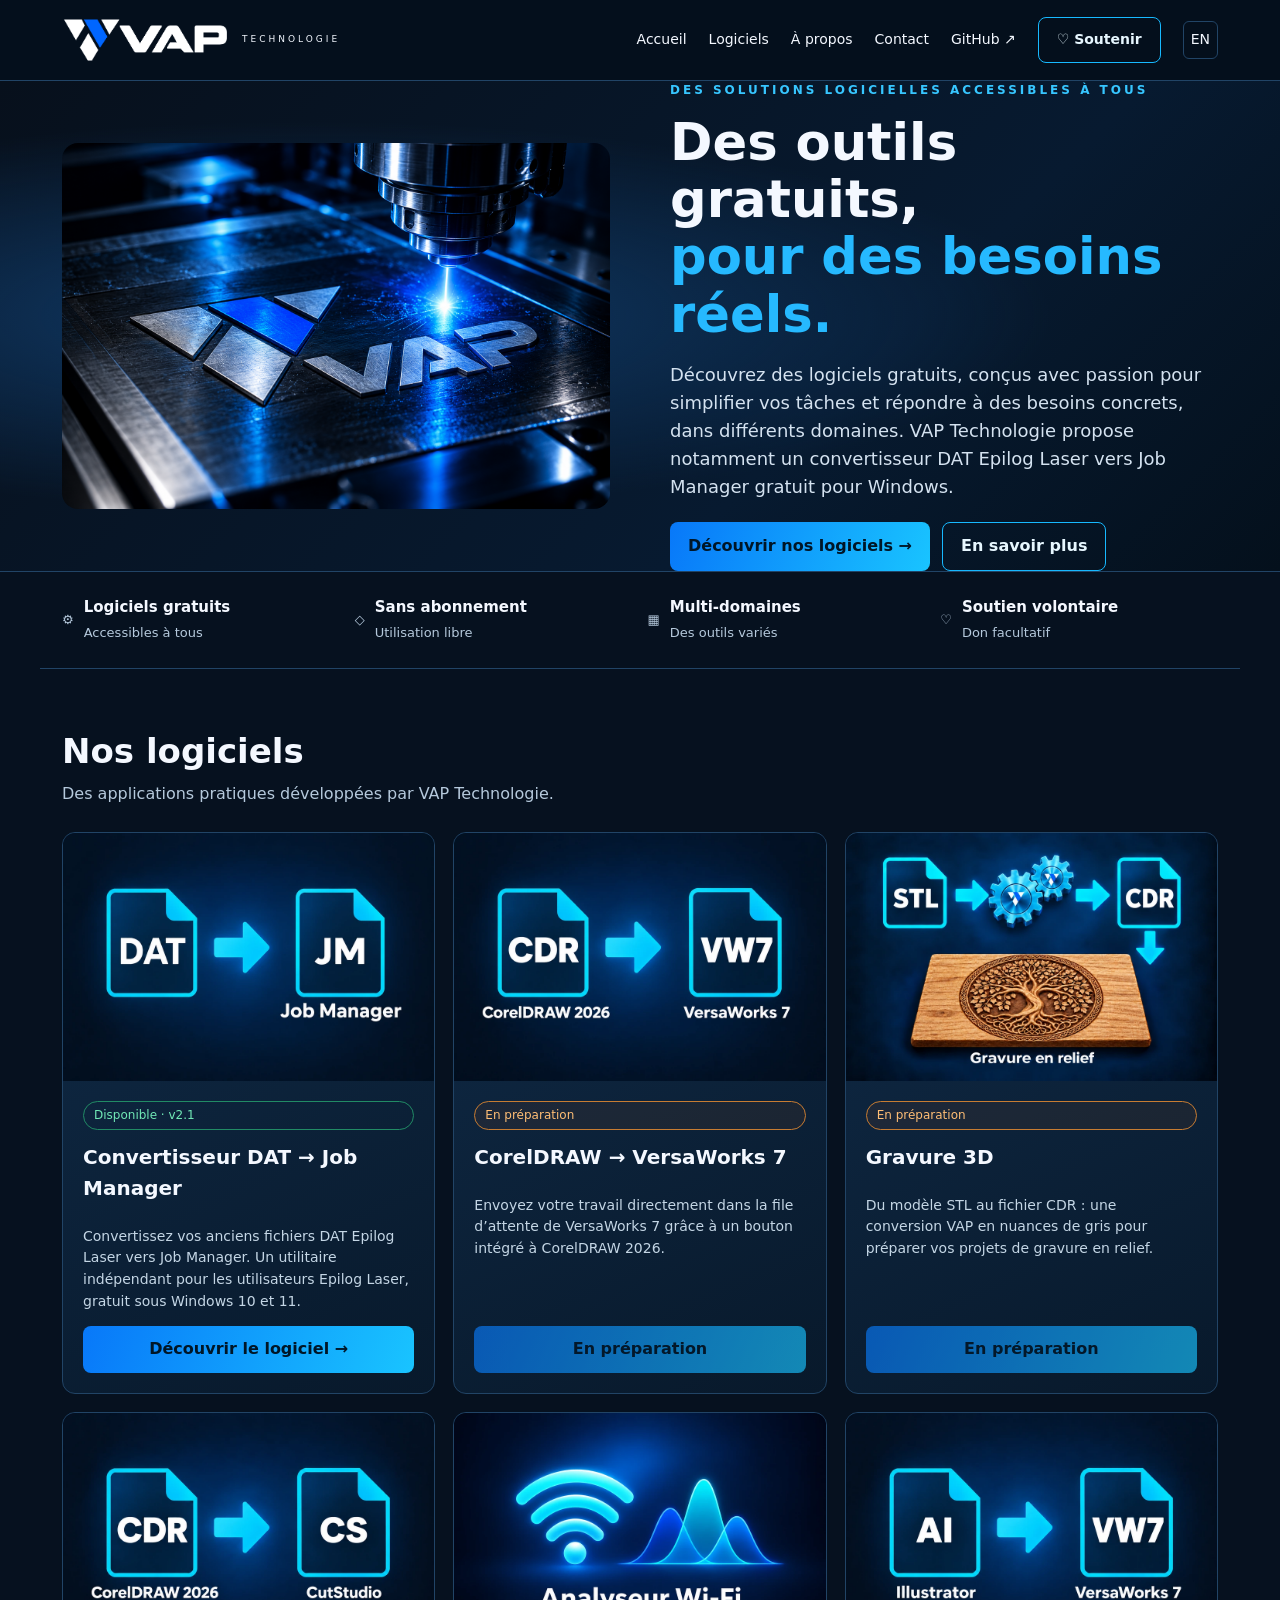
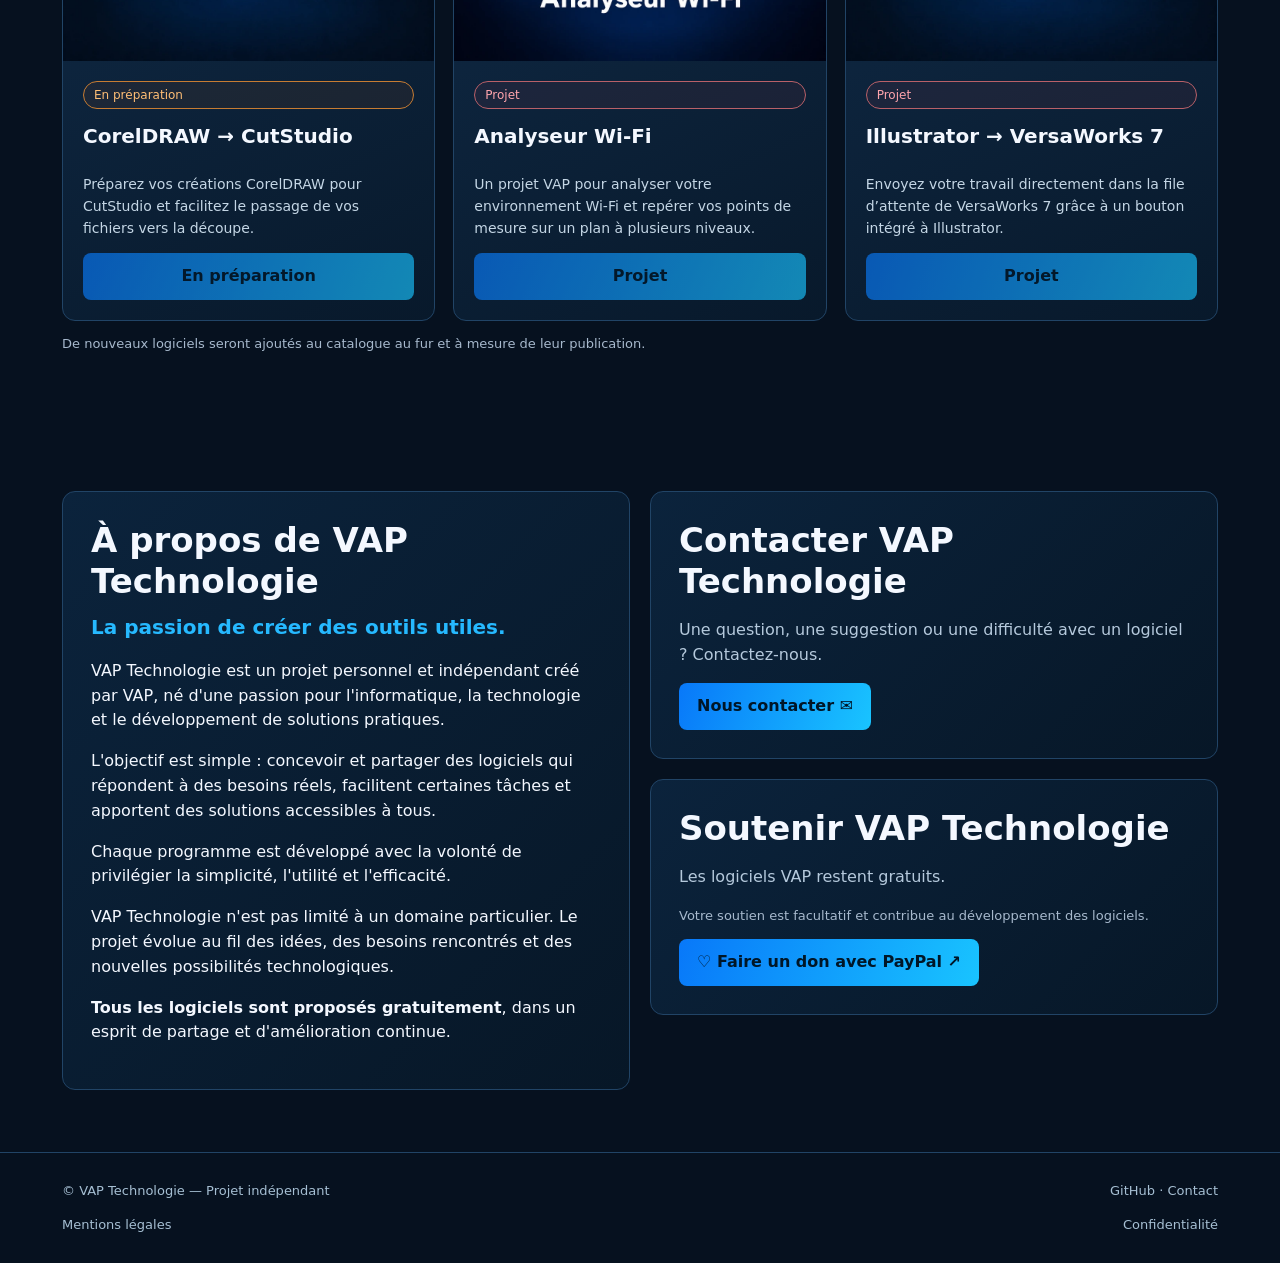
<file: index.html>
<!doctype html><html lang="fr"><head><meta charset="utf-8"><meta name="viewport" content="width=device-width, initial-scale=1"><meta name="description" content="VAP Technologie : projet personnel et indépendant proposant des logiciels et utilitaires gratuits, pratiques et accessibles à tous."><title>VAP Technologie — Logiciels gratuits et utilitaires</title><link rel="icon" href="/favicon.ico?v=20261030" sizes="any"><link rel="icon" type="image/png" sizes="48x48" href="/favicon-48x48.png?v=20261030"><link rel="icon" type="image/png" sizes="192x192" href="/favicon-192x192.png?v=20261030"><link rel="stylesheet" href="assets/style.css?v=20261030"><link rel="canonical" href="https://vaptechnologie.fr/"><meta property="og:type" content="website"><meta property="og:site_name" content="VAP Technologie"><meta property="og:title" content="VAP Technologie — Logiciels gratuits et utilitaires"><meta property="og:description" content="VAP Technologie : projet personnel et indépendant proposant des logiciels et utilitaires gratuits, pratiques et accessibles à tous."><meta property="og:url" content="https://vaptechnologie.fr/"><meta property="og:image" content="https://vaptechnologie.fr/assets/vap-laser-hero.png"><meta name="twitter:card" content="summary_large_image"><link rel="alternate" hreflang="fr" href="https://vaptechnologie.fr/"><link rel="alternate" hreflang="en" href="https://vaptechnologie.fr/en/"><link rel="alternate" hreflang="x-default" href="https://vaptechnologie.fr/"></head><body><header class="nav"><div class="wrap"><a class="brand" href="./index.html"><img src="assets/vap-logo.png" alt="VAP, logo officiel"><small>TECHNOLOGIE</small></a><nav class="menu" aria-label="Navigation"><a href="./index.html">Accueil</a><a href="#logiciels">Logiciels</a><a href="#apropos">À propos</a><a href="#contact">Contact</a><a href="https://github.com/VAPTechnologie" target="_blank" rel="noopener">GitHub ↗</a><a class="btn" href="#soutenir">♡ Soutenir</a><a class="lang" href="en/index.html" lang="en">EN</a></nav></div></header><main><div class="hero"><div class="wrap"><div class="hero-visual hero-laser"><img src="assets/vap-laser-hero.png" alt="Illustration de gravure laser du symbole et du nom VAP sur une plaque métallique" width="1536" height="1024" fetchpriority="high"></div><div><div class="eyebrow">Des solutions logicielles accessibles à tous</div><h1>Des outils gratuits,<br><span class="accent">pour des besoins réels.</span></h1><p class="lead">Découvrez des logiciels gratuits, conçus avec passion pour simplifier vos tâches et répondre à des besoins concrets, dans différents domaines. VAP Technologie propose notamment un convertisseur DAT Epilog Laser vers Job Manager gratuit pour Windows.</p><div class="actions"><a class="btn primary" href="#logiciels">Découvrir nos logiciels →</a><a class="btn" href="#apropos">En savoir plus</a></div></div></div></div><div class="wrap features"><div class="feature"><span class="symbol">⚙</span><div><b>Logiciels gratuits</b><br><span>Accessibles à tous</span></div></div><div class="feature"><span class="symbol">◇</span><div><b>Sans abonnement</b><br><span>Utilisation libre</span></div></div><div class="feature"><span class="symbol">▦</span><div><b>Multi-domaines</b><br><span>Des outils variés</span></div></div><div class="feature"><span class="symbol">♡</span><div><b>Soutien volontaire</b><br><span>Don facultatif</span></div></div></div><section id="logiciels"><div class="wrap"><div class="sectionhead"><div><h2>Nos logiciels</h2><div class="muted">Des applications pratiques développées par VAP Technologie.</div></div></div><div class="cards"><article class="card"><div class="cardart cardart-dat"><img src="assets/dat-job-manager-v2.webp" alt="Convertisseur DAT Epilog Laser vers Job Manager" width="960" height="640" loading="lazy"></div><div class="cardbody"><span class="pill green">Disponible · v2.1</span><h3>Convertisseur DAT → Job Manager</h3><p>Convertissez vos anciens fichiers DAT Epilog Laser vers Job Manager. Un utilitaire indépendant pour les utilisateurs Epilog Laser, gratuit sous Windows 10 et 11.</p><a class="btn primary" href="logiciels/convertisseur-dat-epilog/index.html">Découvrir le logiciel →</a></div></article><article class="card"><div class="cardart cardart-dat"><img src="assets/corel-versaworks-v2.webp" alt="Fichiers CDR et VW7 reliés par une flèche cyan ; CorelDRAW 2026 et VersaWorks 7 sous les pictogrammes" width="960" height="640" loading="lazy"></div><div class="cardbody"><span class="pill orange">En préparation</span><h3>CorelDRAW → VersaWorks 7</h3><p>Envoyez votre travail directement dans la file d’attente de VersaWorks 7 grâce à un bouton intégré à CorelDRAW 2026.</p><button class="btn primary" disabled>En préparation</button></div></article><article class="card"><div class="cardart cardart-dat"><img src="assets/gravure-3d-v5.webp" alt="Fichier STL, flèches cyan, deux roues dentées engrenées avec uniquement le symbole VAP dans leurs centres, fichier CDR puis arbre de vie gravé en relief sur bois" width="960" height="640" loading="lazy"></div><div class="cardbody"><span class="pill orange">En préparation</span><h3>Gravure 3D</h3><p>Du modèle STL au fichier CDR : une conversion VAP en nuances de gris pour préparer vos projets de gravure en relief.</p><button class="btn primary" disabled>En préparation</button></div></article><article class="card"><div class="cardart cardart-dat"><img src="assets/corel-cutstudio-v2.webp" alt="Fichiers CDR et CS reliés par une flèche cyan ; CorelDRAW 2026 et CutStudio sous les pictogrammes" width="960" height="640" loading="lazy"></div><div class="cardbody"><span class="pill orange">En préparation</span><h3>CorelDRAW → CutStudio</h3><p>Préparez vos créations CorelDRAW pour CutStudio et facilitez le passage de vos fichiers vers la découpe.</p><button class="btn primary" disabled>En préparation</button></div></article><article class="card"><div class="cardart cardart-dat"><img src="assets/analyseur-wifi.webp" alt="Symbole Wi-Fi cyan et courbes de signaux sur fond bleu nuit" width="960" height="640" loading="lazy"></div><div class="cardbody"><span class="pill red">Projet</span><h3>Analyseur Wi-Fi</h3><p>Un projet VAP pour analyser votre environnement Wi-Fi et repérer vos points de mesure sur un plan à plusieurs niveaux.</p><button class="btn primary" disabled>Projet</button></div></article><article class="card"><div class="cardart cardart-dat"><img src="assets/illustrator-versaworks.webp" alt="Fichiers AI et VW7 reliés par une flèche cyan ; Illustrator et VersaWorks 7 sous les pictogrammes" width="960" height="640" loading="lazy"></div><div class="cardbody"><span class="pill red">Projet</span><h3>Illustrator → VersaWorks 7</h3><p>Envoyez votre travail directement dans la file d’attente de VersaWorks 7 grâce à un bouton intégré à Illustrator.</p><button class="btn primary" disabled>Projet</button></div></article></div><p class="note">De nouveaux logiciels seront ajoutés au catalogue au fur et à mesure de leur publication.</p></div></section><section id="apropos"><div class="wrap info"><div class="panel"><h2>À propos de VAP Technologie</h2><h3 class="accent">La passion de créer des outils utiles.</h3><p>VAP Technologie est un projet personnel et indépendant créé par VAP, né d'une passion pour l'informatique, la technologie et le développement de solutions pratiques.</p><p>L'objectif est simple : concevoir et partager des logiciels qui répondent à des besoins réels, facilitent certaines tâches et apportent des solutions accessibles à tous.</p><p>Chaque programme est développé avec la volonté de privilégier la simplicité, l'utilité et l'efficacité.</p><p>VAP Technologie n'est pas limité à un domaine particulier. Le projet évolue au fil des idées, des besoins rencontrés et des nouvelles possibilités technologiques.</p><p><b>Tous les logiciels sont proposés gratuitement</b>, dans un esprit de partage et d'amélioration continue.</p></div><div><div class="panel" id="contact"><h2>Contacter VAP Technologie</h2><p class="muted">Une question, une suggestion ou une difficulté avec un logiciel ? Contactez-nous.</p><details class="contact-disclosure"><summary class="btn primary">Nous contacter ✉</summary><div class="contact-options"><p class="contact-address"><a href="mailto:vapfrenchtec@gmail.com">vapfrenchtec@gmail.com</a></p><div class="actions"><a class="btn primary" href="https://mail.google.com/mail/?view=cm&amp;fs=1&amp;to=vapfrenchtec%40gmail.com&amp;su=Contact%20VAP%20Technologie" target="_blank" rel="noopener noreferrer">Écrire avec Gmail ↗</a><a class="btn" href="mailto:vapfrenchtec@gmail.com?subject=Contact%20VAP%20Technologie">Ouvrir ma messagerie</a></div><p class="note">Gmail s’ouvre dans un nouvel onglet et peut demander une connexion. Vous pouvez aussi copier l’adresse ci-dessus dans votre messagerie habituelle.</p></div></details></div><div class="panel" id="soutenir" style="margin-top:20px"><h2>Soutenir VAP Technologie</h2><p class="muted">Les logiciels VAP restent gratuits.</p><p class="note">Votre soutien est facultatif et contribue au développement des logiciels.</p><a class="btn primary" href="https://paypal.me/VAPTechnologie" target="_blank" rel="noopener noreferrer">♡ Faire un don avec PayPal ↗</a></div></div></div></section></main><footer class="footer"><div class="wrap"><span>© VAP Technologie — Projet indépendant</span><span><a href="https://github.com/VAPTechnologie">GitHub</a> · <a href="#contact">Contact</a></span></div><div class="wrap legal-links"><a href="mentions-legales.html" lang="fr">Mentions légales</a><a href="confidentialite.html" lang="fr">Confidentialité</a></div></footer></body></html>
</file>
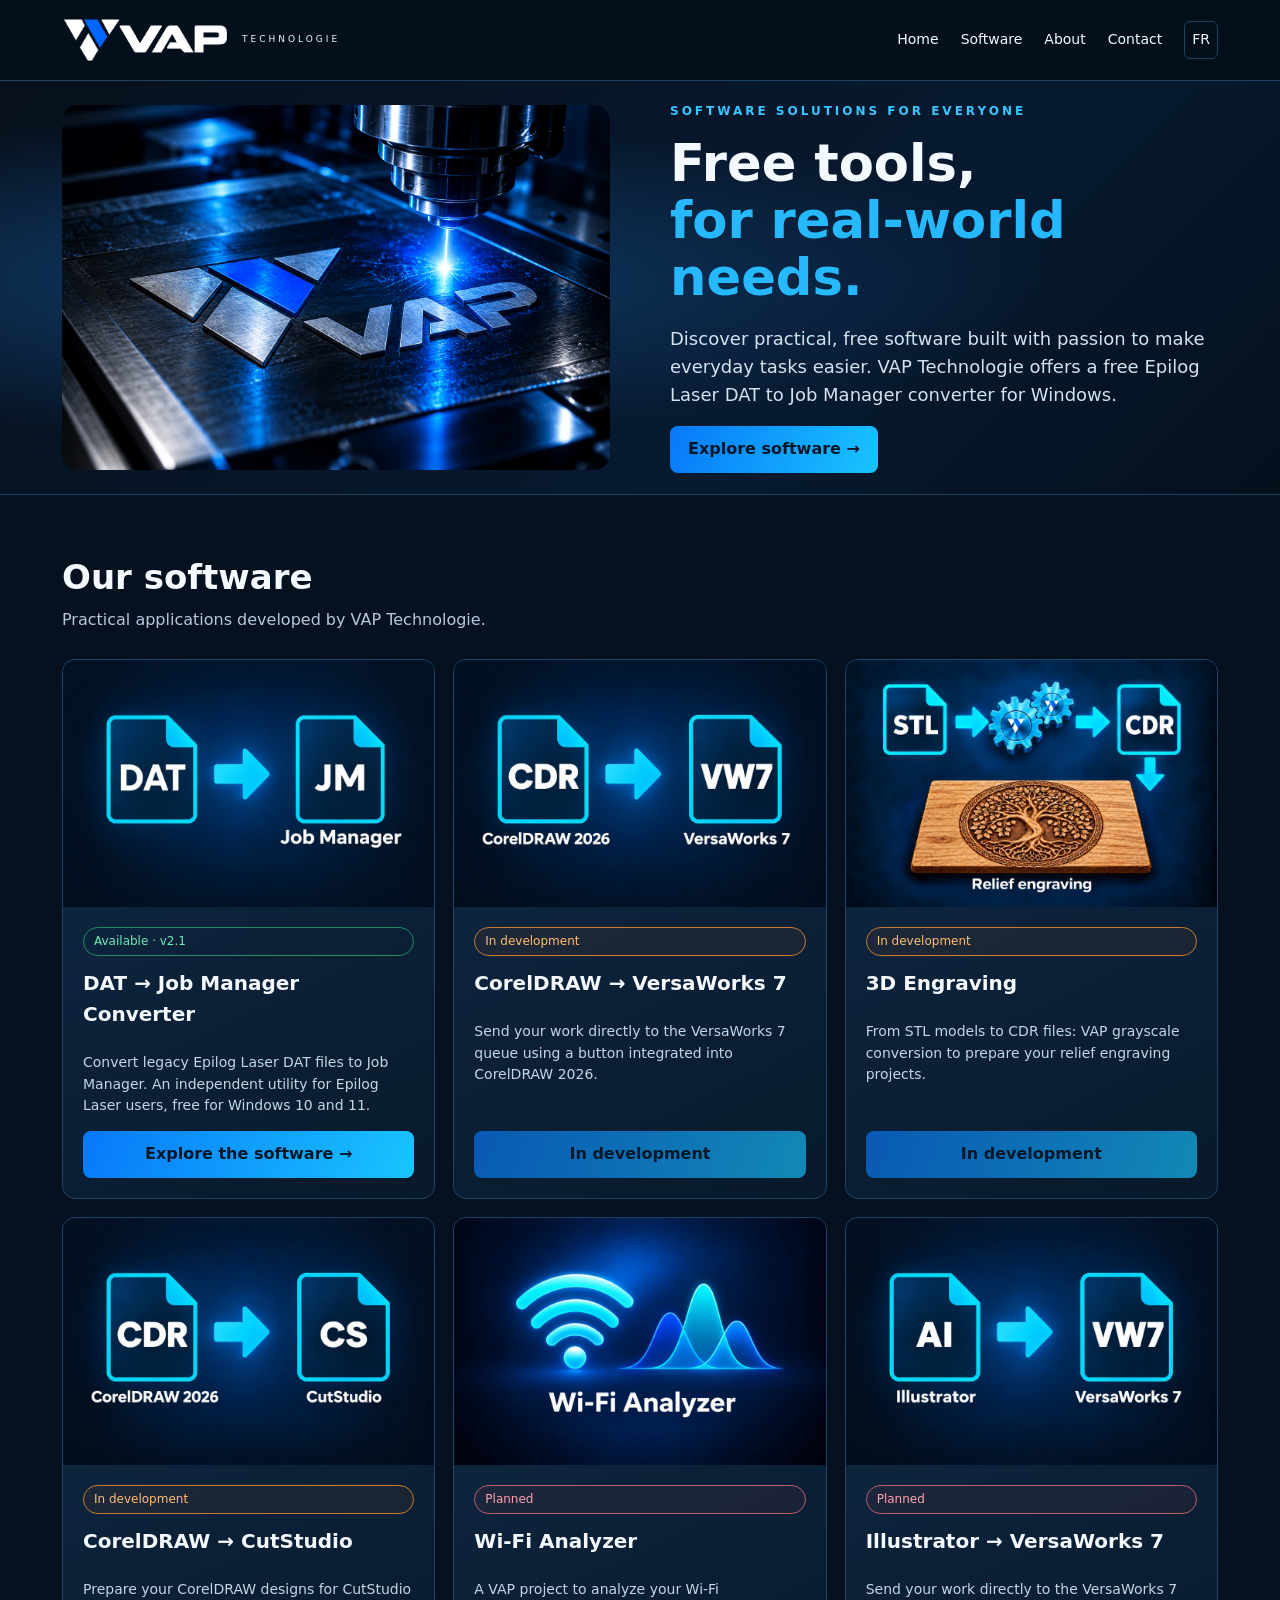
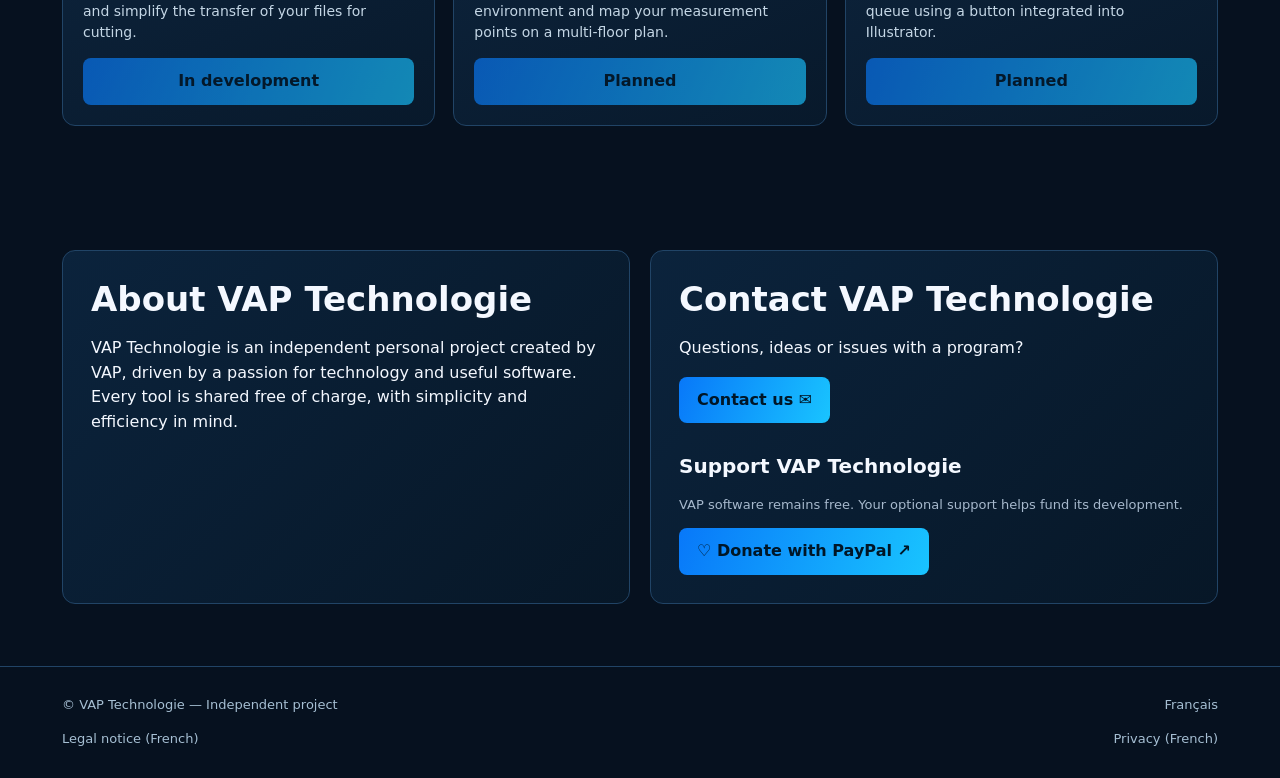
<file: en/index.html>
<!doctype html><html lang="en"><head><meta charset="utf-8"><meta name="viewport" content="width=device-width, initial-scale=1"><meta name="description" content="VAP Technologie: free practical software and utilities developed by an independent enthusiast."><title>VAP Technologie — Free software and utilities</title><link rel="icon" href="/favicon.ico?v=20261030" sizes="any"><link rel="icon" type="image/png" sizes="48x48" href="/favicon-48x48.png?v=20261030"><link rel="icon" type="image/png" sizes="192x192" href="/favicon-192x192.png?v=20261030"><link rel="stylesheet" href="../assets/style.css?v=20261030-en"><link rel="canonical" href="https://vaptechnologie.fr/en/"><meta property="og:type" content="website"><meta property="og:site_name" content="VAP Technologie"><meta property="og:title" content="VAP Technologie — Free software and utilities"><meta property="og:description" content="VAP Technologie: free practical software and utilities developed by an independent enthusiast."><meta property="og:url" content="https://vaptechnologie.fr/en/"><meta property="og:image" content="https://vaptechnologie.fr/assets/vap-laser-hero.png"><meta name="twitter:card" content="summary_large_image"><link rel="alternate" hreflang="fr" href="https://vaptechnologie.fr/"><link rel="alternate" hreflang="en" href="https://vaptechnologie.fr/en/"><link rel="alternate" hreflang="x-default" href="https://vaptechnologie.fr/"></head><body><header class="nav"><div class="wrap"><a class="brand" href="index.html"><img src="../assets/vap-logo.png" alt="VAP"><small>TECHNOLOGIE</small></a><nav class="menu"><a href="index.html">Home</a><a href="#software">Software</a><a href="#about">About</a><a href="#contact">Contact</a><a class="lang" href="../index.html" lang="fr">FR</a></nav></div></header><main><div class="hero"><div class="wrap"><div class="hero-visual hero-laser"><img src="../assets/vap-laser-hero.png" alt="Illustration of a laser engraving the VAP symbol and name on a metal plate" width="1536" height="1024" fetchpriority="high"></div><div><div class="eyebrow">Software solutions for everyone</div><h1>Free tools,<br><span class="accent">for real-world needs.</span></h1><p class="lead">Discover practical, free software built with passion to make everyday tasks easier. VAP Technologie offers a free Epilog Laser DAT to Job Manager converter for Windows.</p><a class="btn primary" href="#software">Explore software →</a></div></div></div><section id="software"><div class="wrap"><div class="sectionhead"><div><h2>Our software</h2><div class="muted">Practical applications developed by VAP Technologie.</div></div></div><div class="cards"><article class="card"><div class="cardart cardart-dat"><img src="../assets/dat-job-manager-v2.webp" alt="Epilog Laser DAT to Job Manager converter" width="960" height="640" loading="lazy"></div><div class="cardbody"><span class="pill green">Available · v2.1</span><h3>DAT → Job Manager Converter</h3><p>Convert legacy Epilog Laser DAT files to Job Manager. An independent utility for Epilog Laser users, free for Windows 10 and 11.</p><a class="btn primary" href="software/dat-epilog-converter/index.html">Explore the software →</a></div></article><article class="card"><div class="cardart cardart-dat"><img src="../assets/corel-versaworks-v2.webp" alt="CDR to VW7 files: CorelDRAW 2026 to VersaWorks 7" width="960" height="640" loading="lazy"></div><div class="cardbody"><span class="pill orange">In development</span><h3>CorelDRAW → VersaWorks 7</h3><p>Send your work directly to the VersaWorks 7 queue using a button integrated into CorelDRAW 2026.</p><button class="btn primary" disabled>In development</button></div></article><article class="card"><div class="cardart cardart-dat"><img src="../assets/gravure-3d-en.webp" alt="STL to CDR conversion with VAP gears and a wood relief engraving" width="960" height="640" loading="lazy"></div><div class="cardbody"><span class="pill orange">In development</span><h3>3D Engraving</h3><p>From STL models to CDR files: VAP grayscale conversion to prepare your relief engraving projects.</p><button class="btn primary" disabled>In development</button></div></article><article class="card"><div class="cardart cardart-dat"><img src="../assets/corel-cutstudio-v2.webp" alt="CDR to CS files: CorelDRAW 2026 to CutStudio" width="960" height="640" loading="lazy"></div><div class="cardbody"><span class="pill orange">In development</span><h3>CorelDRAW → CutStudio</h3><p>Prepare your CorelDRAW designs for CutStudio and simplify the transfer of your files for cutting.</p><button class="btn primary" disabled>In development</button></div></article><article class="card"><div class="cardart cardart-dat"><img src="../assets/analyseur-wifi-en.webp" alt="Wi-Fi signal and network signal curves" width="960" height="640" loading="lazy"></div><div class="cardbody"><span class="pill red">Planned</span><h3>Wi-Fi Analyzer</h3><p>A VAP project to analyze your Wi-Fi environment and map your measurement points on a multi-floor plan.</p><button class="btn primary" disabled>Planned</button></div></article><article class="card"><div class="cardart cardart-dat"><img src="../assets/illustrator-versaworks.webp" alt="AI to VW7 files: Illustrator to VersaWorks 7" width="960" height="640" loading="lazy"></div><div class="cardbody"><span class="pill red">Planned</span><h3>Illustrator → VersaWorks 7</h3><p>Send your work directly to the VersaWorks 7 queue using a button integrated into Illustrator.</p><button class="btn primary" disabled>Planned</button></div></article></div></div></section><section id="about"><div class="wrap info"><div class="panel"><h2>About VAP Technologie</h2><p>VAP Technologie is an independent personal project created by VAP, driven by a passion for technology and useful software. Every tool is shared free of charge, with simplicity and efficiency in mind.</p></div><div class="panel" id="contact"><h2>Contact VAP Technologie</h2><p>Questions, ideas or issues with a program?</p><details class="contact-disclosure"><summary class="btn primary">Contact us ✉</summary><div class="contact-options"><p class="contact-address"><a href="mailto:vapfrenchtec@gmail.com">vapfrenchtec@gmail.com</a></p><div class="actions"><a class="btn primary" href="https://mail.google.com/mail/?view=cm&amp;fs=1&amp;to=vapfrenchtec%40gmail.com&amp;su=VAP%20Technologie%20contact" target="_blank" rel="noopener noreferrer">Write with Gmail ↗</a><a class="btn" href="mailto:vapfrenchtec@gmail.com?subject=VAP%20Technologie%20contact">Open my email app</a></div><p class="note">Gmail opens in a new tab and may ask you to sign in. You can also copy the address above into your usual email service.</p></div></details><h3 style="margin-top:28px">Support VAP Technologie</h3><p class="note">VAP software remains free. Your optional support helps fund its development.</p><a class="btn primary" href="https://paypal.me/VAPTechnologie" target="_blank" rel="noopener noreferrer">♡ Donate with PayPal ↗</a></div></div></section></main><footer class="footer"><div class="wrap"><span>© VAP Technologie — Independent project</span><a href="../index.html">Français</a></div><div class="wrap legal-links"><a href="../mentions-legales.html" lang="fr">Legal notice (French)</a><a href="../confidentialite.html" lang="fr">Privacy (French)</a></div></footer></body></html>
</file>
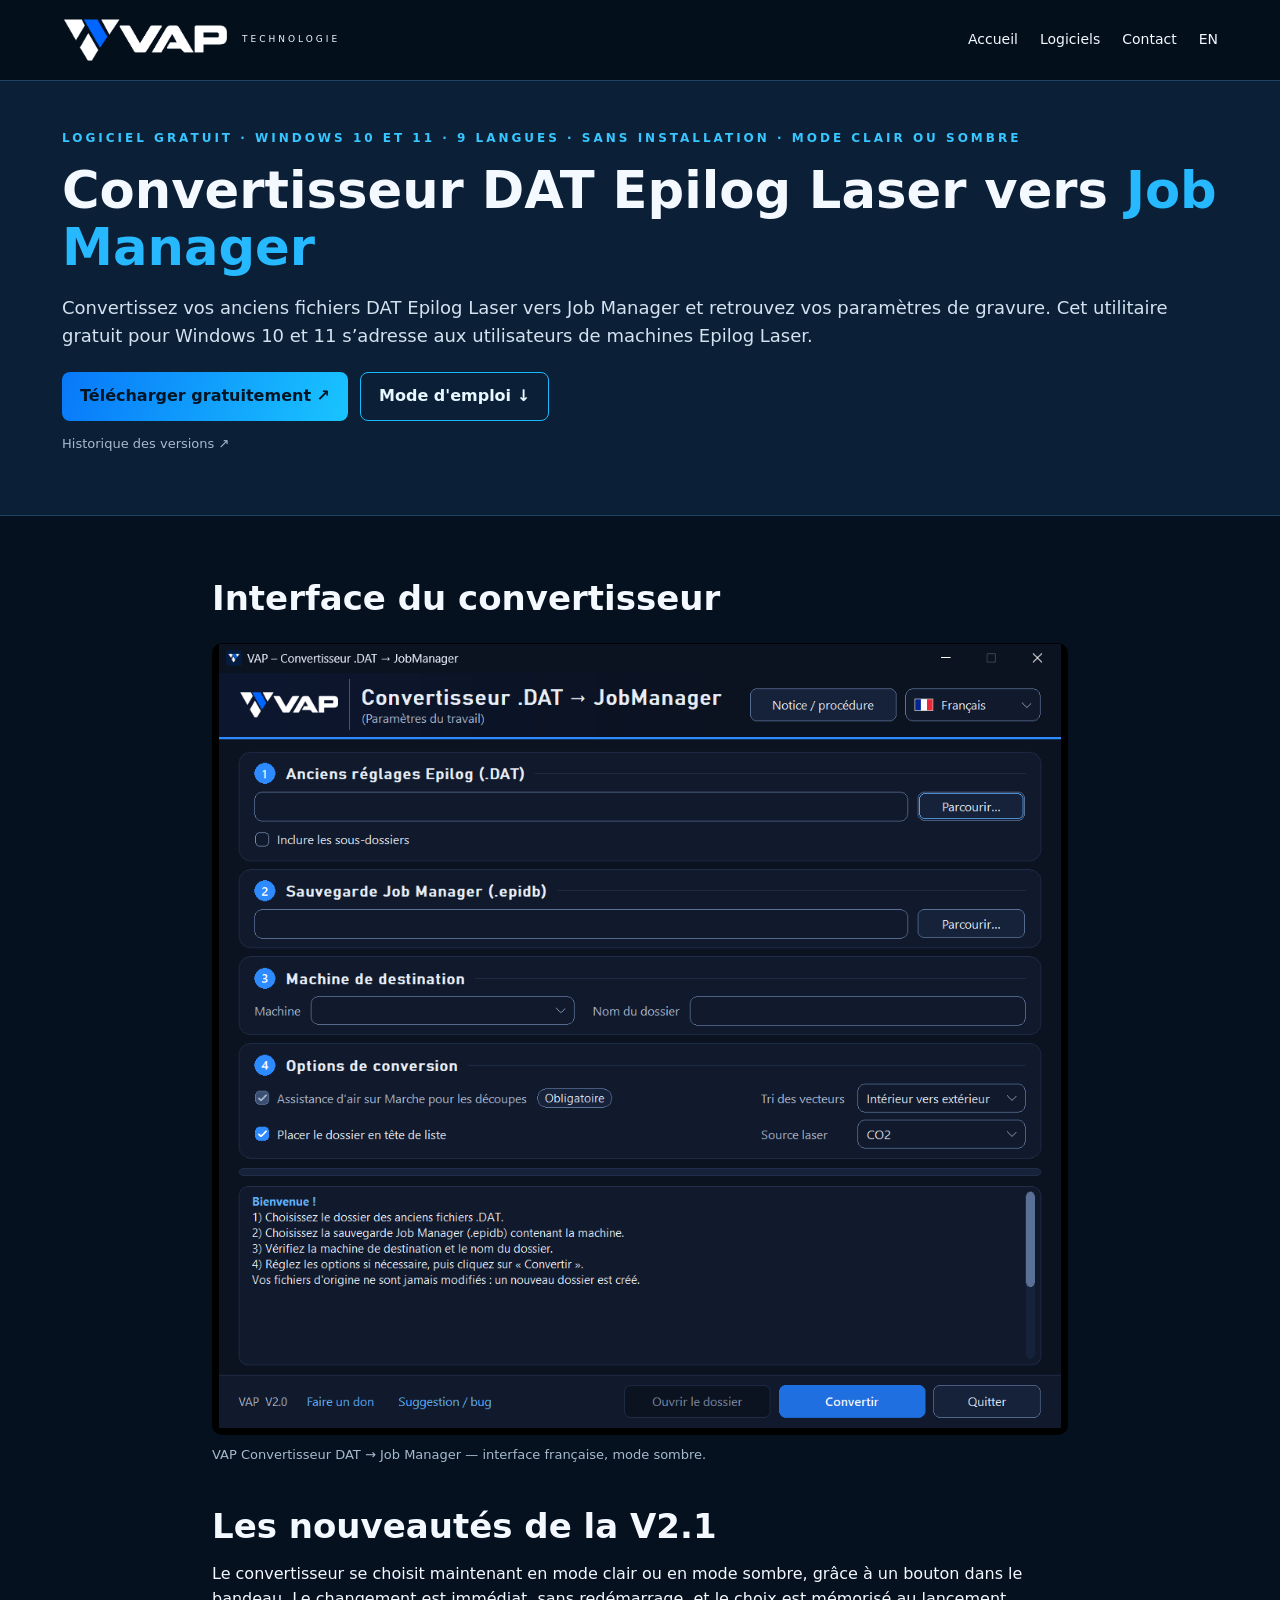
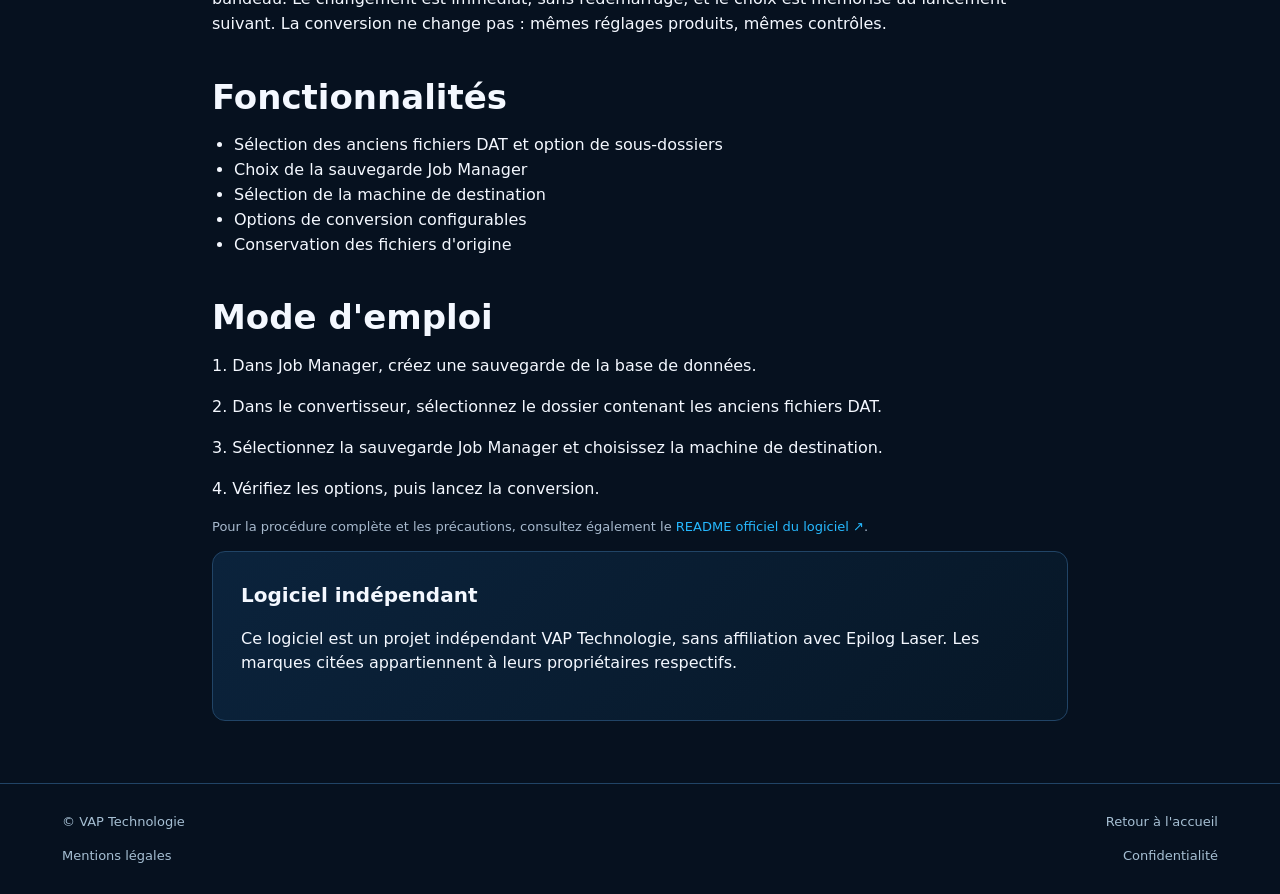
<file: logiciels/convertisseur-dat-epilog/index.html>
<!doctype html><html lang="fr"><head><meta charset="utf-8"><meta name="viewport" content="width=device-width, initial-scale=1"><meta name="description" content="Convertissez vos anciens fichiers DAT Epilog Laser vers Job Manager avec VAP Convertisseur. Utilitaire gratuit pour Windows 10 et 11, simple, pratique et indépendant."><title>Convertisseur DAT Epilog Laser vers Job Manager gratuit | VAP Technologie</title><link rel="icon" href="/favicon.ico?v=20261030" sizes="any"><link rel="icon" type="image/png" sizes="48x48" href="/favicon-48x48.png?v=20261030"><link rel="icon" type="image/png" sizes="192x192" href="/favicon-192x192.png?v=20261030"><link rel="stylesheet" href="../../assets/style.css"><link rel="canonical" href="https://vaptechnologie.fr/logiciels/convertisseur-dat-epilog/"><meta property="og:type" content="website"><meta property="og:site_name" content="VAP Technologie"><meta property="og:title" content="Convertisseur DAT Epilog Laser vers Job Manager gratuit | VAP Technologie"><meta property="og:description" content="Convertissez vos anciens fichiers DAT Epilog Laser vers Job Manager avec VAP Convertisseur. Utilitaire gratuit pour Windows 10 et 11, simple, pratique et indépendant."><meta property="og:url" content="https://vaptechnologie.fr/logiciels/convertisseur-dat-epilog/"><meta property="og:image" content="https://vaptechnologie.fr/assets/vap-laser-hero.png"><meta name="twitter:card" content="summary_large_image"><link rel="alternate" hreflang="fr" href="https://vaptechnologie.fr/logiciels/convertisseur-dat-epilog/"><link rel="alternate" hreflang="en" href="https://vaptechnologie.fr/en/software/dat-epilog-converter/"><script type="application/ld+json">{"@context":"https://schema.org","@type":"SoftwareApplication","name":"VAP Convertisseur Epilog","alternateName":"Convertisseur DAT Epilog Laser vers Job Manager","description":"Convertissez vos anciens fichiers DAT Epilog Laser vers Job Manager avec VAP Convertisseur. Utilitaire gratuit pour Windows 10 et 11, simple, pratique et indépendant.","softwareVersion":"2.1","operatingSystem":"Windows 10, Windows 11","applicationCategory":"UtilitiesApplication","url":"https://vaptechnologie.fr/logiciels/convertisseur-dat-epilog/","downloadUrl":"https://github.com/VAPTechnologie/vap-convertisseur-epilog/releases/download/v2.1/VAP.Convertisseur.Epilog.exe","screenshot":"https://vaptechnologie.fr/assets/convertisseur-v2.0-capture.png","license":"https://opensource.org/licenses/MIT","isAccessibleForFree":true,"offers":{"@type":"Offer","price":"0","priceCurrency":"EUR"},"publisher":{"@type":"Organization","name":"VAP Technologie","url":"https://vaptechnologie.fr/"}}</script></head><body><header class="nav"><div class="wrap"><a class="brand" href="../../index.html"><img src="../../assets/vap-logo.png" alt="VAP"><small>TECHNOLOGIE</small></a><nav class="menu"><a href="../../index.html">Accueil</a><a href="../../index.html#logiciels">Logiciels</a><a href="../../index.html#contact">Contact</a><a href="../../en/software/dat-epilog-converter/index.html" lang="en" hreflang="en">EN</a></nav></div></header><div class="sub"><div class="wrap"><div class="eyebrow">Logiciel gratuit · Windows 10 et 11 · 9 langues · Sans installation · Mode clair ou sombre</div><h1>Convertisseur DAT Epilog Laser vers <span class="accent">Job Manager</span></h1><p class="lead">Convertissez vos anciens fichiers DAT Epilog Laser vers Job Manager et retrouvez vos paramètres de gravure. Cet utilitaire gratuit pour Windows 10 et 11 s’adresse aux utilisateurs de machines Epilog Laser.</p><div class="actions"><a class="btn primary" href="https://github.com/VAPTechnologie/vap-convertisseur-epilog/releases/tag/v2.1" target="_blank" rel="noopener">Télécharger gratuitement ↗</a><a class="btn" href="#mode-emploi">Mode d'emploi ↓</a></div><p class="note"><a href="https://github.com/VAPTechnologie/vap-convertisseur-epilog/releases" target="_blank" rel="noopener">Historique des versions ↗</a></p></div></div><main><section><div class="wrap article"><h2>Interface du convertisseur</h2><figure class="converter-figure"><div class="converter-capture"><img src="../../assets/convertisseur-v2.0-capture.png" alt="Interface française du convertisseur VAP en mode sombre : fichiers DAT Epilog, sauvegarde Job Manager, machine de destination et options de conversion." width="1093" height="1012" loading="lazy"></div><figcaption class="note">VAP Convertisseur DAT → Job Manager — interface française, mode sombre.</figcaption></figure><h2 style="margin-top:40px">Les nouveautés de la V2.1</h2><p>Le convertisseur se choisit maintenant en mode clair ou en mode sombre, grâce à un bouton dans le bandeau. Le changement est immédiat, sans redémarrage, et le choix est mémorisé au lancement suivant. La conversion ne change pas : mêmes réglages produits, mêmes contrôles.</p><h2 style="margin-top:40px">Fonctionnalités</h2><ul><li>Sélection des anciens fichiers DAT et option de sous-dossiers</li><li>Choix de la sauvegarde Job Manager</li><li>Sélection de la machine de destination</li><li>Options de conversion configurables</li><li>Conservation des fichiers d'origine</li></ul><h2 id="mode-emploi" style="margin-top:40px">Mode d'emploi</h2><p>1. Dans Job Manager, créez une sauvegarde de la base de données.</p><p>2. Dans le convertisseur, sélectionnez le dossier contenant les anciens fichiers DAT.</p><p>3. Sélectionnez la sauvegarde Job Manager et choisissez la machine de destination.</p><p>4. Vérifiez les options, puis lancez la conversion.</p><p class="note">Pour la procédure complète et les précautions, consultez également le <a class="accent" href="https://github.com/VAPTechnologie/vap-convertisseur-epilog#readme" target="_blank" rel="noopener">README officiel du logiciel ↗</a>.</p><div class="panel"><h3>Logiciel indépendant</h3><p>Ce logiciel est un projet indépendant VAP Technologie, sans affiliation avec Epilog Laser. Les marques citées appartiennent à leurs propriétaires respectifs.</p></div></div></section></main><footer class="footer"><div class="wrap"><span>© VAP Technologie</span><a href="../../index.html">Retour à l'accueil</a></div><div class="wrap legal-links"><a href="../../mentions-legales.html" lang="fr">Mentions légales</a><a href="../../confidentialite.html" lang="fr">Confidentialité</a></div></footer></body></html>
</file>
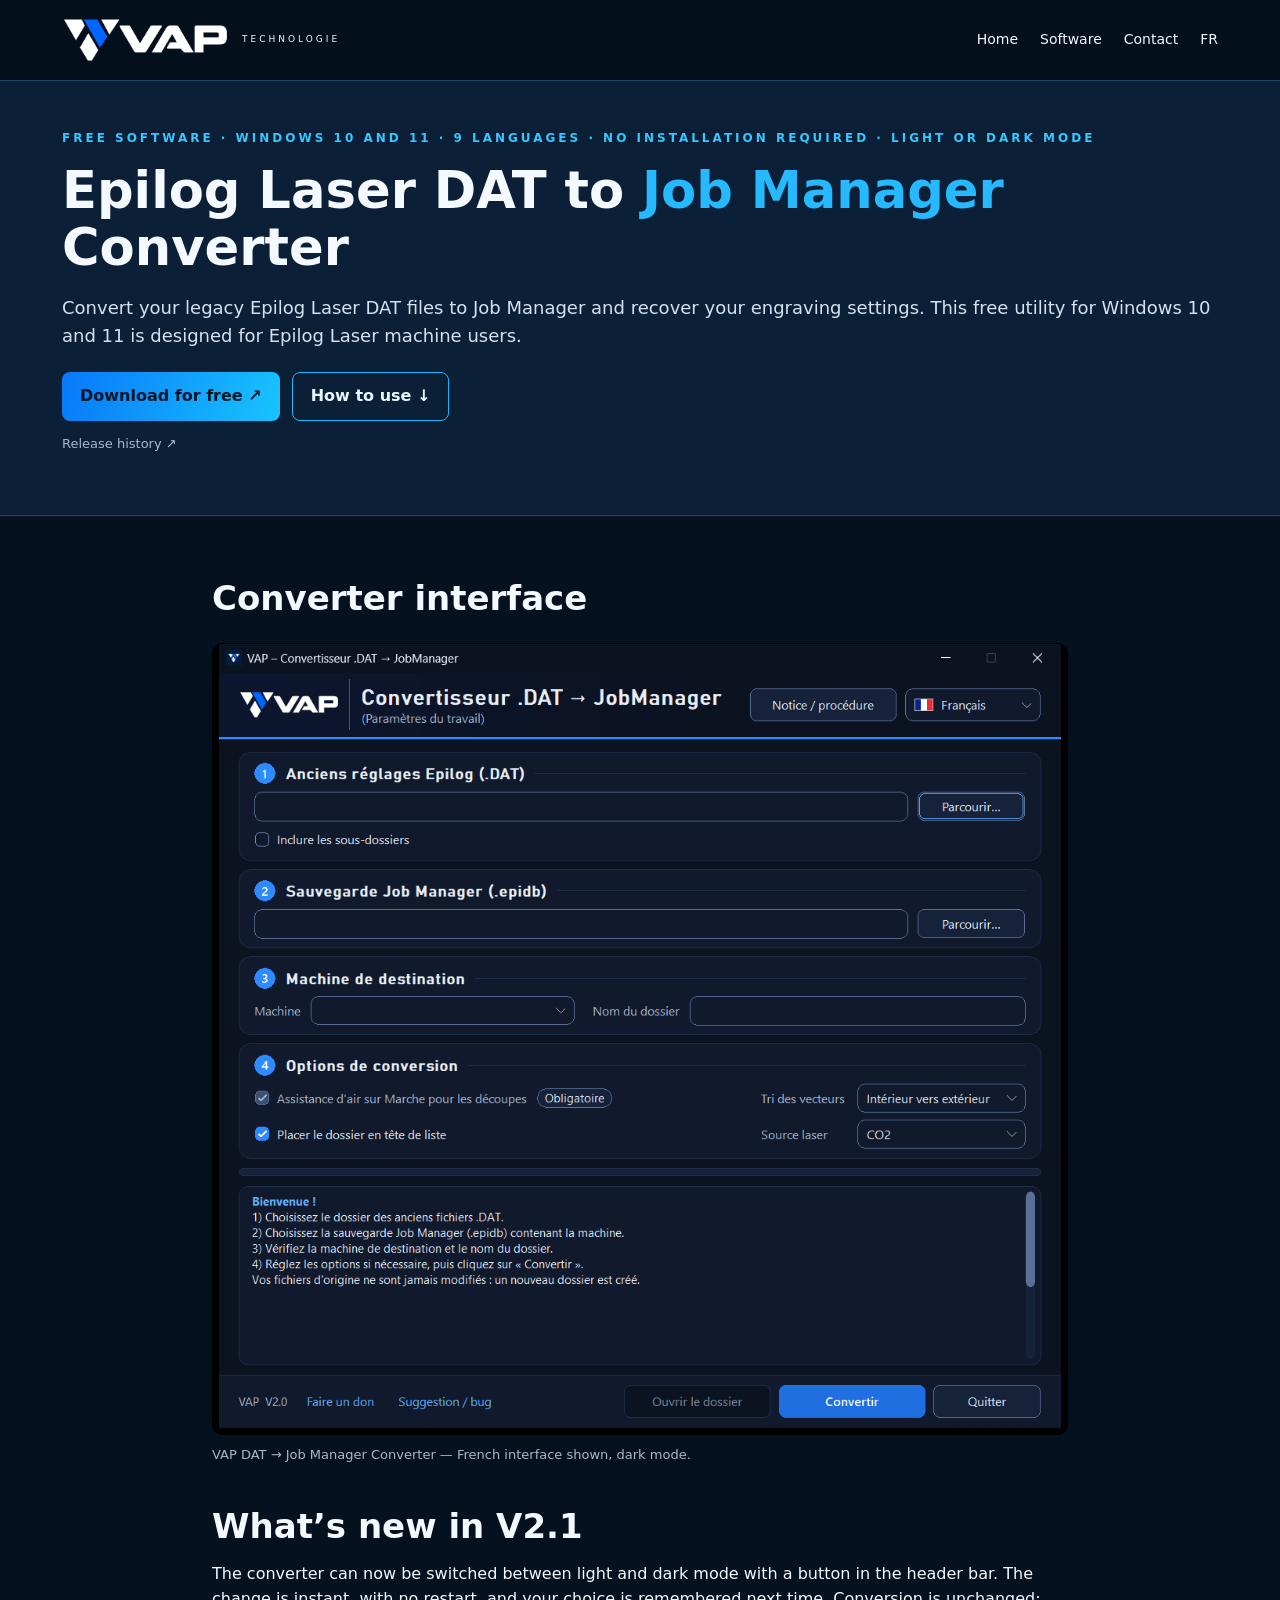
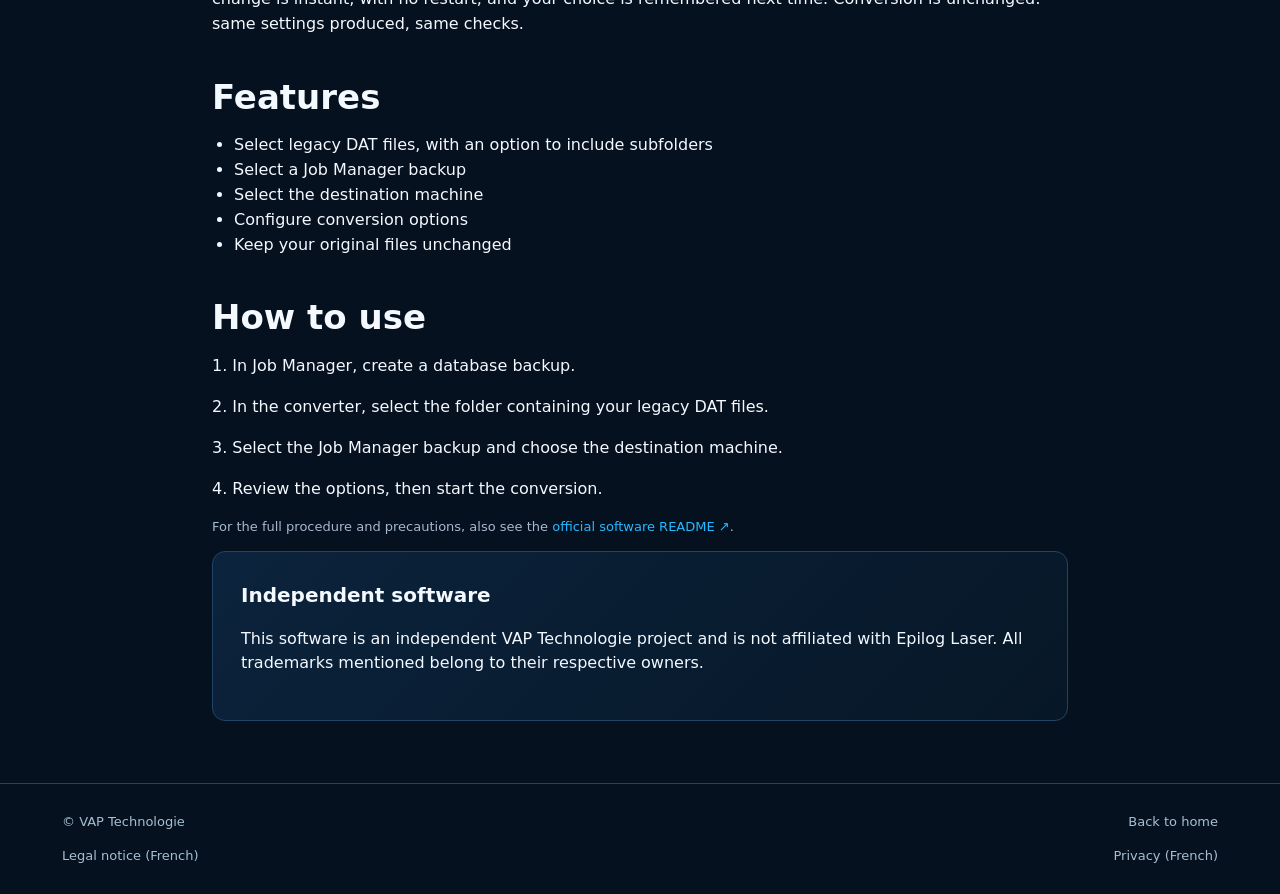
<file: en/software/dat-epilog-converter/index.html>
<!doctype html><html lang="en"><head><meta charset="utf-8"><meta name="viewport" content="width=device-width, initial-scale=1"><meta name="description" content="Convert legacy Epilog Laser DAT files to Job Manager with the VAP converter. Free Windows 10 and 11 utility, simple, practical and independent."><title>Free Epilog Laser DAT to Job Manager Converter | VAP Technologie</title><link rel="icon" href="/favicon.ico?v=20261030" sizes="any"><link rel="icon" type="image/png" sizes="48x48" href="/favicon-48x48.png?v=20261030"><link rel="icon" type="image/png" sizes="192x192" href="/favicon-192x192.png?v=20261030"><link rel="stylesheet" href="../../../assets/style.css"><link rel="canonical" href="https://vaptechnologie.fr/en/software/dat-epilog-converter/"><meta property="og:type" content="website"><meta property="og:site_name" content="VAP Technologie"><meta property="og:title" content="Free Epilog Laser DAT to Job Manager Converter | VAP Technologie"><meta property="og:description" content="Convert legacy Epilog Laser DAT files to Job Manager with the VAP converter. Free Windows 10 and 11 utility, simple, practical and independent."><meta property="og:url" content="https://vaptechnologie.fr/en/software/dat-epilog-converter/"><meta property="og:image" content="https://vaptechnologie.fr/assets/vap-laser-hero.png"><meta name="twitter:card" content="summary_large_image"><link rel="alternate" hreflang="fr" href="https://vaptechnologie.fr/logiciels/convertisseur-dat-epilog/"><link rel="alternate" hreflang="en" href="https://vaptechnologie.fr/en/software/dat-epilog-converter/"><script type="application/ld+json">{"@context":"https://schema.org","@type":"SoftwareApplication","name":"VAP Convertisseur Epilog","alternateName":"Epilog Laser DAT to Job Manager Converter","description":"Convert legacy Epilog Laser DAT files to Job Manager with the VAP converter. Free Windows 10 and 11 utility, simple, practical and independent.","softwareVersion":"2.1","operatingSystem":"Windows 10, Windows 11","applicationCategory":"UtilitiesApplication","url":"https://vaptechnologie.fr/en/software/dat-epilog-converter/","downloadUrl":"https://github.com/VAPTechnologie/vap-convertisseur-epilog/releases/download/v2.1/VAP.Convertisseur.Epilog.exe","screenshot":"https://vaptechnologie.fr/assets/convertisseur-v2.0-capture.png","license":"https://opensource.org/licenses/MIT","isAccessibleForFree":true,"offers":{"@type":"Offer","price":"0","priceCurrency":"EUR"},"publisher":{"@type":"Organization","name":"VAP Technologie","url":"https://vaptechnologie.fr/"}}</script></head><body><header class="nav"><div class="wrap"><a class="brand" href="../../index.html"><img src="../../../assets/vap-logo.png" alt="VAP"><small>TECHNOLOGIE</small></a><nav class="menu"><a href="../../index.html">Home</a><a href="../../index.html#software">Software</a><a href="../../index.html#contact">Contact</a><a href="../../../logiciels/convertisseur-dat-epilog/index.html" lang="fr" hreflang="fr">FR</a></nav></div></header><div class="sub"><div class="wrap"><div class="eyebrow">Free software · Windows 10 and 11 · 9 languages · No installation required · Light or dark mode</div><h1>Epilog Laser DAT to <span class="accent">Job Manager</span> Converter</h1><p class="lead">Convert your legacy Epilog Laser DAT files to Job Manager and recover your engraving settings. This free utility for Windows 10 and 11 is designed for Epilog Laser machine users.</p><div class="actions"><a class="btn primary" href="https://github.com/VAPTechnologie/vap-convertisseur-epilog/releases/tag/v2.1" target="_blank" rel="noopener">Download for free ↗</a><a class="btn" href="#how-to-use">How to use ↓</a></div><p class="note"><a href="https://github.com/VAPTechnologie/vap-convertisseur-epilog/releases" target="_blank" rel="noopener">Release history ↗</a></p></div></div><main><section><div class="wrap article"><h2>Converter interface</h2><figure class="converter-figure"><div class="converter-capture"><img src="../../../assets/convertisseur-v2.0-capture.png" alt="French interface of the VAP converter in dark mode: Epilog DAT files, Job Manager backup, destination machine and conversion options." width="1093" height="1012" loading="lazy"></div><figcaption class="note">VAP DAT → Job Manager Converter — French interface shown, dark mode.</figcaption></figure><h2 style="margin-top:40px">What’s new in V2.1</h2><p>The converter can now be switched between light and dark mode with a button in the header bar. The change is instant, with no restart, and your choice is remembered next time. Conversion is unchanged: same settings produced, same checks.</p><h2 style="margin-top:40px">Features</h2><ul><li>Select legacy DAT files, with an option to include subfolders</li><li>Select a Job Manager backup</li><li>Select the destination machine</li><li>Configure conversion options</li><li>Keep your original files unchanged</li></ul><h2 id="how-to-use" style="margin-top:40px">How to use</h2><p>1. In Job Manager, create a database backup.</p><p>2. In the converter, select the folder containing your legacy DAT files.</p><p>3. Select the Job Manager backup and choose the destination machine.</p><p>4. Review the options, then start the conversion.</p><p class="note">For the full procedure and precautions, also see the <a class="accent" href="https://github.com/VAPTechnologie/vap-convertisseur-epilog#readme" target="_blank" rel="noopener">official software README ↗</a>.</p><div class="panel"><h3>Independent software</h3><p>This software is an independent VAP Technologie project and is not affiliated with Epilog Laser. All trademarks mentioned belong to their respective owners.</p></div></div></section></main><footer class="footer"><div class="wrap"><span>© VAP Technologie</span><a href="../../index.html">Back to home</a></div><div class="wrap legal-links"><a href="../../../mentions-legales.html" lang="fr">Legal notice (French)</a><a href="../../../confidentialite.html" lang="fr">Privacy (French)</a></div></footer></body></html>
</file>
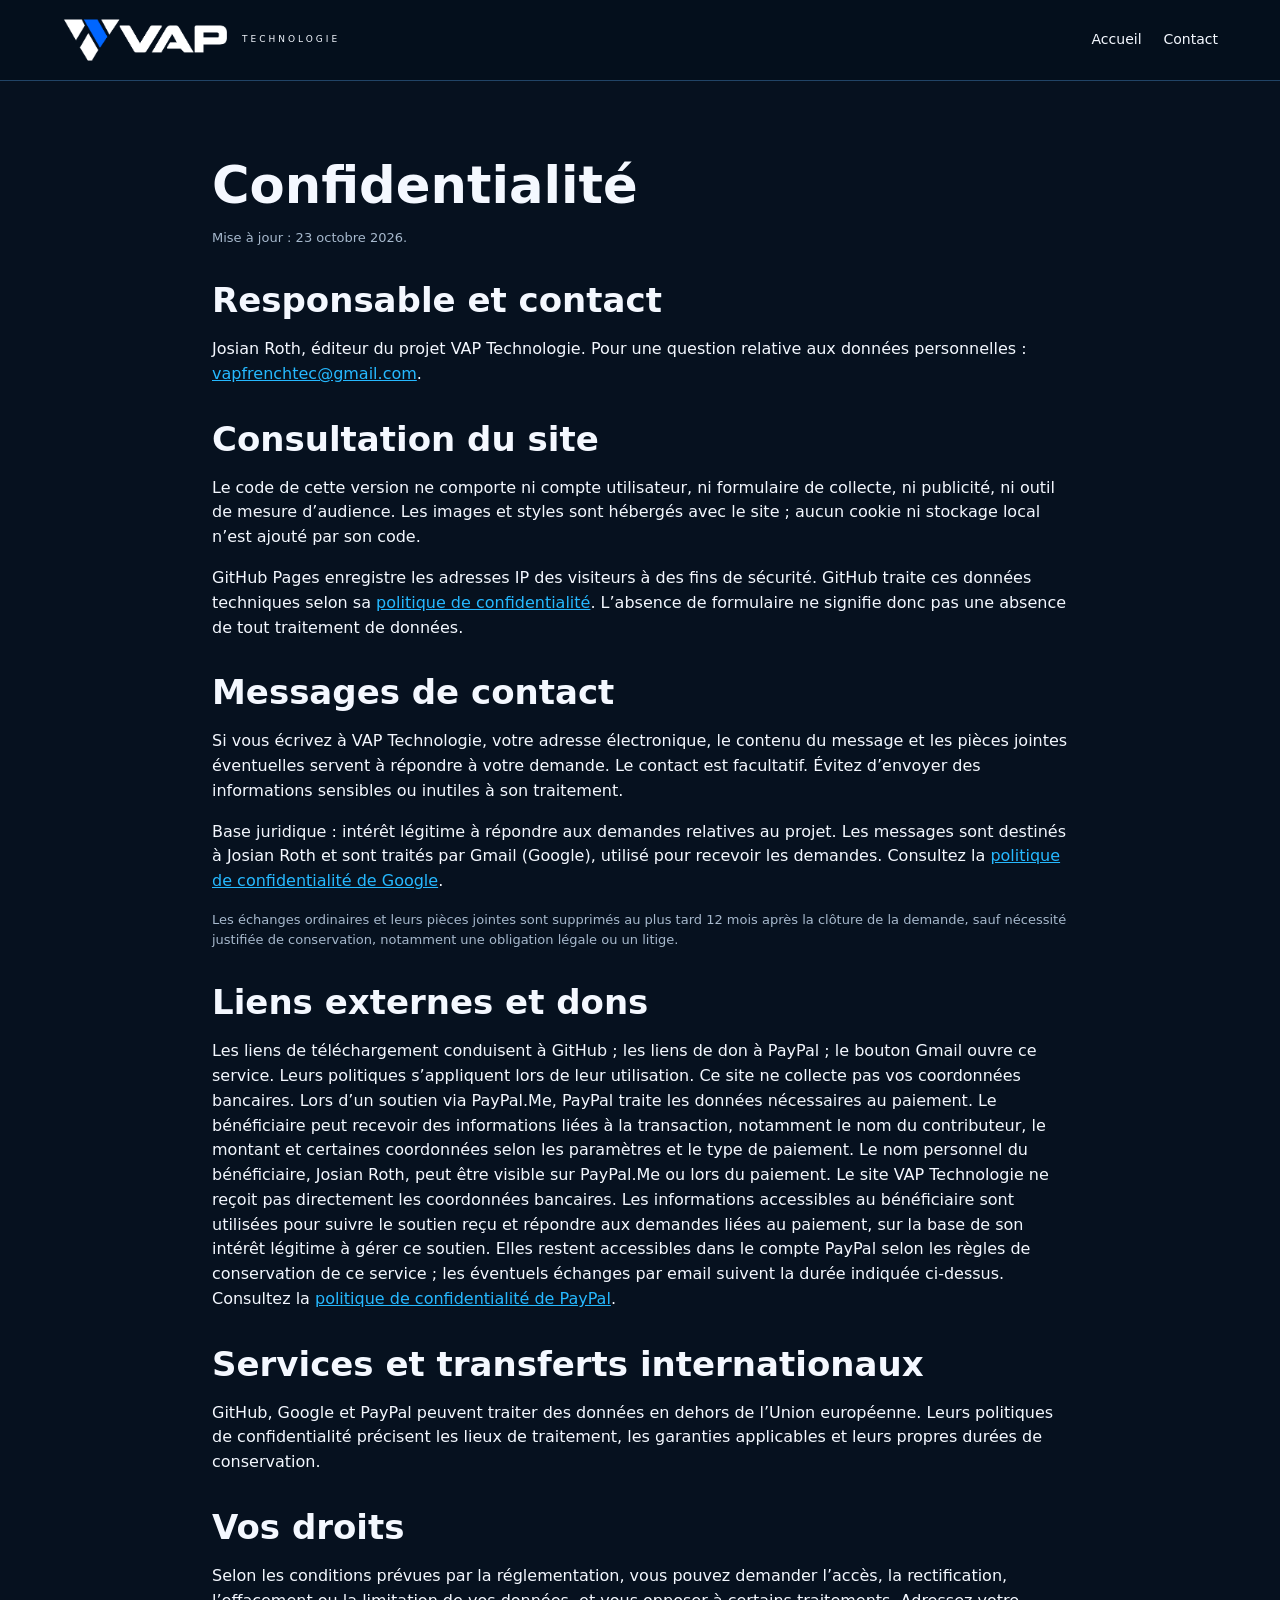
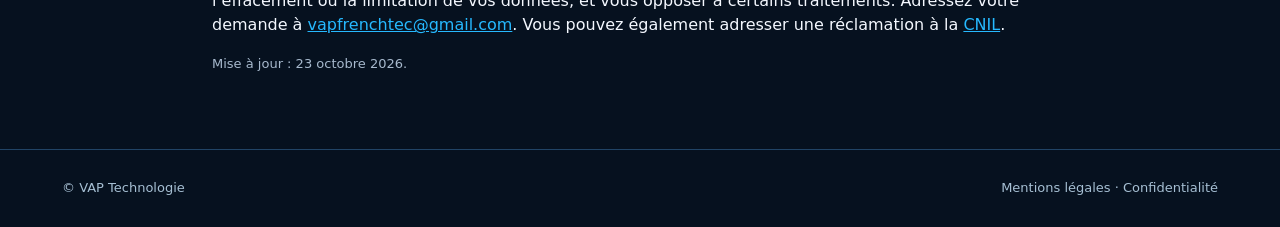
<file: confidentialite.html>
<!doctype html><html lang="fr"><head><meta charset="utf-8"><meta name="viewport" content="width=device-width, initial-scale=1"><meta name="robots" content="noindex"><title>Confidentialité — VAP Technologie</title><link rel="icon" href="/favicon.ico?v=20261030" sizes="any"><link rel="icon" type="image/png" sizes="48x48" href="/favicon-48x48.png?v=20261030"><link rel="icon" type="image/png" sizes="192x192" href="/favicon-192x192.png?v=20261030"><link rel="stylesheet" href="assets/style.css"></head><body><header class="nav"><div class="wrap"><a class="brand" href="index.html"><img src="assets/vap-logo.png" alt="VAP"><small>TECHNOLOGIE</small></a><nav class="menu" aria-label="Navigation"><a href="index.html">Accueil</a><a href="index.html#contact">Contact</a></nav></div></header><main><section><div class="wrap article legal-page"><h1>Confidentialité</h1><p class="note">Mise à jour : 23 octobre 2026.</p><h2>Responsable et contact</h2><p>Josian Roth, éditeur du projet VAP Technologie. Pour une question relative aux données personnelles : <a class="accent" href="mailto:vapfrenchtec@gmail.com">vapfrenchtec@gmail.com</a>.</p><h2>Consultation du site</h2><p>Le code de cette version ne comporte ni compte utilisateur, ni formulaire de collecte, ni publicité, ni outil de mesure d’audience. Les images et styles sont hébergés avec le site ; aucun cookie ni stockage local n’est ajouté par son code.</p><p>GitHub Pages enregistre les adresses IP des visiteurs à des fins de sécurité. GitHub traite ces données techniques selon sa <a class="accent" href="https://docs.github.com/en/site-policy/privacy-policies/github-general-privacy-statement">politique de confidentialité</a>. L’absence de formulaire ne signifie donc pas une absence de tout traitement de données.</p><h2>Messages de contact</h2><p>Si vous écrivez à VAP Technologie, votre adresse électronique, le contenu du message et les pièces jointes éventuelles servent à répondre à votre demande. Le contact est facultatif. Évitez d’envoyer des informations sensibles ou inutiles à son traitement.</p><p>Base juridique : intérêt légitime à répondre aux demandes relatives au projet. Les messages sont destinés à Josian Roth et sont traités par Gmail (Google), utilisé pour recevoir les demandes. Consultez la <a class="accent" href="https://policies.google.com/privacy?hl=fr">politique de confidentialité de Google</a>.</p><p class="note">Les échanges ordinaires et leurs pièces jointes sont supprimés au plus tard 12 mois après la clôture de la demande, sauf nécessité justifiée de conservation, notamment une obligation légale ou un litige.</p><h2>Liens externes et dons</h2><p>Les liens de téléchargement conduisent à GitHub ; les liens de don à PayPal ; le bouton Gmail ouvre ce service. Leurs politiques s’appliquent lors de leur utilisation. Ce site ne collecte pas vos coordonnées bancaires. Lors d’un soutien via PayPal.Me, PayPal traite les données nécessaires au paiement. Le bénéficiaire peut recevoir des informations liées à la transaction, notamment le nom du contributeur, le montant et certaines coordonnées selon les paramètres et le type de paiement. Le nom personnel du bénéficiaire, Josian Roth, peut être visible sur PayPal.Me ou lors du paiement. Le site VAP Technologie ne reçoit pas directement les coordonnées bancaires. Les informations accessibles au bénéficiaire sont utilisées pour suivre le soutien reçu et répondre aux demandes liées au paiement, sur la base de son intérêt légitime à gérer ce soutien. Elles restent accessibles dans le compte PayPal selon les règles de conservation de ce service ; les éventuels échanges par email suivent la durée indiquée ci-dessus. Consultez la <a class="accent" href="https://www.paypal.com/fr/legalhub/paypal/privacy-full">politique de confidentialité de PayPal</a>.</p><h2>Services et transferts internationaux</h2><p>GitHub, Google et PayPal peuvent traiter des données en dehors de l’Union européenne. Leurs politiques de confidentialité précisent les lieux de traitement, les garanties applicables et leurs propres durées de conservation.</p><h2>Vos droits</h2><p>Selon les conditions prévues par la réglementation, vous pouvez demander l’accès, la rectification, l’effacement ou la limitation de vos données, et vous opposer à certains traitements. Adressez votre demande à <a class="accent" href="mailto:vapfrenchtec@gmail.com">vapfrenchtec@gmail.com</a>. Vous pouvez également adresser une réclamation à la <a class="accent" href="https://www.cnil.fr/">CNIL</a>.</p><p class="note">Mise à jour : 23 octobre 2026.</p></div></section></main><footer class="footer"><div class="wrap"><span>© VAP Technologie</span><span><a href="mentions-legales.html">Mentions légales</a> · <a href="confidentialite.html">Confidentialité</a></span></div></footer></body></html>
</file>
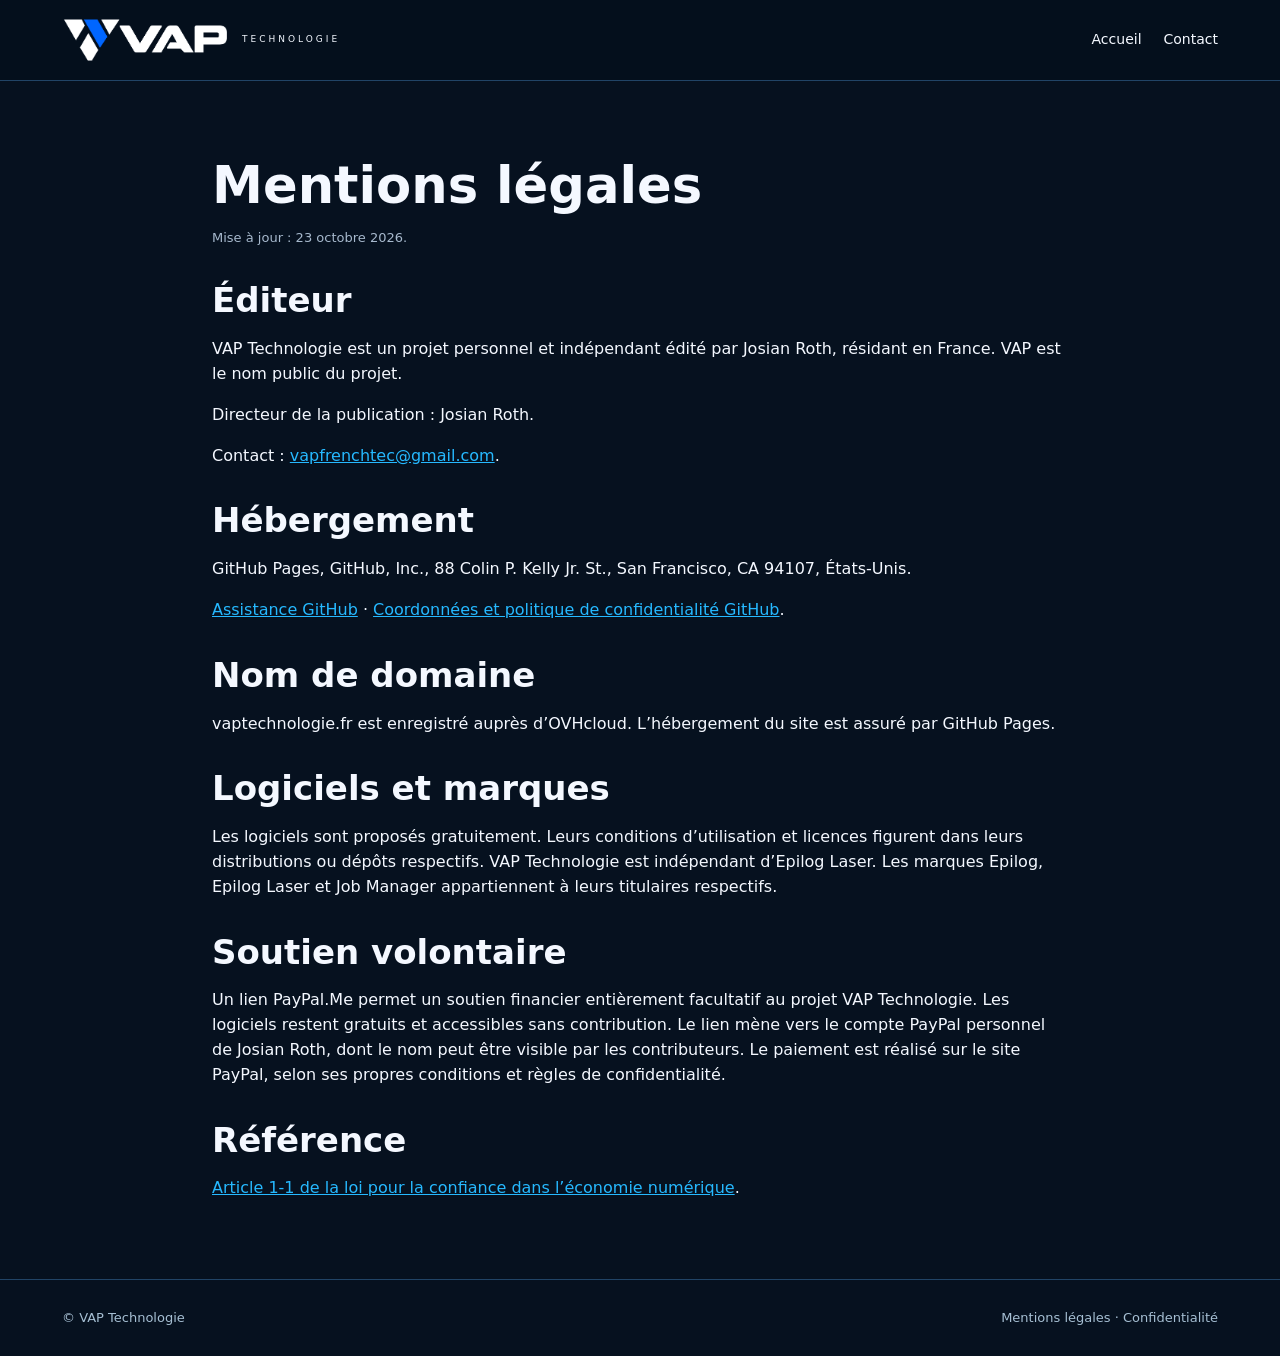
<file: mentions-legales.html>
<!doctype html><html lang="fr"><head><meta charset="utf-8"><meta name="viewport" content="width=device-width, initial-scale=1"><meta name="robots" content="noindex"><title>Mentions légales — VAP Technologie</title><link rel="icon" href="/favicon.ico?v=20261030" sizes="any"><link rel="icon" type="image/png" sizes="48x48" href="/favicon-48x48.png?v=20261030"><link rel="icon" type="image/png" sizes="192x192" href="/favicon-192x192.png?v=20261030"><link rel="stylesheet" href="assets/style.css"></head><body><header class="nav"><div class="wrap"><a class="brand" href="index.html"><img src="assets/vap-logo.png" alt="VAP"><small>TECHNOLOGIE</small></a><nav class="menu" aria-label="Navigation"><a href="index.html">Accueil</a><a href="index.html#contact">Contact</a></nav></div></header><main><section><div class="wrap article legal-page"><h1>Mentions légales</h1><p class="note">Mise à jour : 23 octobre 2026.</p><h2>Éditeur</h2><p>VAP Technologie est un projet personnel et indépendant édité par Josian Roth, résidant en France. VAP est le nom public du projet.</p><p>Directeur de la publication : Josian Roth.</p><p>Contact : <a class="accent" href="mailto:vapfrenchtec@gmail.com">vapfrenchtec@gmail.com</a>.</p><h2>Hébergement</h2><p>GitHub Pages, GitHub, Inc., 88 Colin P. Kelly Jr. St., San Francisco, CA 94107, États-Unis.</p><p><a class="accent" href="https://support.github.com/">Assistance GitHub</a> · <a class="accent" href="https://docs.github.com/en/site-policy/privacy-policies/github-general-privacy-statement">Coordonnées et politique de confidentialité GitHub</a>.</p><h2>Nom de domaine</h2><p>vaptechnologie.fr est enregistré auprès d’OVHcloud. L’hébergement du site est assuré par GitHub Pages.</p><h2>Logiciels et marques</h2><p>Les logiciels sont proposés gratuitement. Leurs conditions d’utilisation et licences figurent dans leurs distributions ou dépôts respectifs. VAP Technologie est indépendant d’Epilog Laser. Les marques Epilog, Epilog Laser et Job Manager appartiennent à leurs titulaires respectifs.</p><h2>Soutien volontaire</h2><p>Un lien PayPal.Me permet un soutien financier entièrement facultatif au projet VAP Technologie. Les logiciels restent gratuits et accessibles sans contribution. Le lien mène vers le compte PayPal personnel de Josian Roth, dont le nom peut être visible par les contributeurs. Le paiement est réalisé sur le site PayPal, selon ses propres conditions et règles de confidentialité.</p><h2>Référence</h2><p><a class="accent" href="https://www.legifrance.gouv.fr/loda/article_lc/LEGIARTI000049568614/">Article 1-1 de la loi pour la confiance dans l’économie numérique</a>.</p></div></section></main><footer class="footer"><div class="wrap"><span>© VAP Technologie</span><span><a href="mentions-legales.html">Mentions légales</a> · <a href="confidentialite.html">Confidentialité</a></span></div></footer></body></html>
</file>
<file: assets/style.css>
:root{color-scheme:dark;--bg:#06111f;--panel:#0b2037;--line:#214466;--blue:#13b9ff;--muted:#b5c9dc}*{box-sizing:border-box}html{scroll-behavior:smooth}body{margin:0;background:var(--bg);color:#f4f8ff;font:16px/1.55 system-ui,-apple-system,'Segoe UI',sans-serif}a{color:inherit;text-decoration:none}a:hover{color:var(--blue)}.wrap{max-width:1200px;margin:auto;padding:0 22px}.nav{border-bottom:1px solid var(--line);background:#05101de8;position:sticky;top:0;z-index:3;backdrop-filter:blur(12px)}.nav .wrap{min-height:80px;display:flex;align-items:center;justify-content:space-between;gap:24px}.brand{display:flex;align-items:center;gap:12px}.brand img{width:168px;height:auto}.brand small{font-size:9px;letter-spacing:3px}.menu{display:flex;align-items:center;gap:22px;font-size:14px}.btn{display:inline-flex;align-items:center;justify-content:center;border:1px solid #17b9ff;border-radius:8px;padding:11px 18px;color:#e7f7ff;font-weight:650;cursor:pointer;background:transparent}.btn.primary{background:linear-gradient(110deg,#0878f9,#19c4ff);border:0;color:#001627}.btn:hover{filter:brightness(1.15);color:white}.hero{background:radial-gradient(ellipse at 24% 48%,#103b69 0%,transparent 54%),linear-gradient(135deg,#07101c,#071a30 65%,#04101c);border-bottom:1px solid var(--line)}.hero .wrap{min-height:405px;display:grid;grid-template-columns:1fr 1fr;align-items:center;gap:60px}.hero-visual{position:relative;padding:50px 20px;text-align:center}.hero-visual:before{content:'';position:absolute;inset:20px;border:1px solid #1a6ca0;border-radius:25px;transform:skewY(-5deg);box-shadow:0 0 70px #0675f530;pointer-events:none}.hero-visual img{width:min(100%,470px);filter:drop-shadow(0 0 25px #1d8dff60);position:relative}.eyebrow{font-size:12px;letter-spacing:3px;text-transform:uppercase;color:#37c6ff;font-weight:700}h1{font-size:clamp(32px,4vw,52px);line-height:1.12;margin:14px 0}h2{font-size:clamp(24px,3vw,34px);line-height:1.2;margin:0 0 10px}h3{margin:0 0 8px;font-size:20px}.accent{color:#26b9ff}.lead{font-size:18px;color:#d4e2f0}.actions{display:flex;gap:12px;flex-wrap:wrap;margin-top:22px}.features{display:grid;grid-template-columns:repeat(4,1fr);gap:15px;padding-top:23px;padding-bottom:23px;border-bottom:1px solid var(--line)}.feature{display:flex;gap:10px;align-items:center}.feature b{font-size:15px}.feature span{font-size:13px;color:var(--muted)}.symbol{font-size:28px;color:var(--blue)}section{padding:62px 0}.sectionhead{display:flex;justify-content:space-between;align-items:center;gap:18px;margin-bottom:26px}.muted{color:var(--muted)}.cards{display:grid;grid-template-columns:repeat(4,minmax(0,1fr));gap:18px}.card{background:linear-gradient(155deg,#102b48,#08192b);border:1px solid var(--line);border-radius:13px;overflow:hidden;display:flex;flex-direction:column}.cardart{height:165px;background:radial-gradient(circle at 50% 60%,#12548c,#061426);display:grid;place-items:center;font-size:66px;color:var(--blue)}.cardbody{padding:20px;display:flex;flex-direction:column;flex:1}.cardbody p{font-size:14px;color:#c4d6e5}.cardbody .btn{margin-top:auto}.pill{display:inline-block;font-size:12px;padding:4px 10px;border-radius:40px;border:1px solid #2b6a8c;color:#bce9ff;margin-bottom:12px}.pill.green{border-color:#218b65;color:#71e8b6}.info{display:grid;grid-template-columns:1fr 1fr;gap:20px}.panel{padding:28px;border:1px solid var(--line);background:linear-gradient(135deg,#0b233c,#071727);border-radius:13px}.footer{border-top:1px solid var(--line);padding:28px 0;color:#a6bfd3;font-size:13px}.footer .wrap{display:flex;justify-content:space-between;gap:15px;flex-wrap:wrap}.shot{background:#e9edf3;border-radius:10px;overflow:hidden;margin:25px 0}.shot img{width:100%;display:block}.article{max-width:900px}.article ul{padding-left:22px}.lang{border:1px solid var(--line);padding:7px;border-radius:6px}.sub{background:#0b2037;border-bottom:1px solid var(--line);padding:48px 0}.note{font-size:13px;color:#a7b9cd}a:focus-visible{outline:3px solid #44ceff;outline-offset:4px}@media(max-width:850px){.menu{gap:12px;flex-wrap:wrap}.nav .wrap{padding-top:12px;padding-bottom:12px;flex-wrap:wrap}.hero .wrap{grid-template-columns:1fr;gap:0;padding-bottom:35px}.hero-visual{padding:50px 15px 20px}.features{grid-template-columns:repeat(2,1fr)}.cards{grid-template-columns:repeat(2,1fr)}}@media(max-width:520px){.brand img{width:145px}.menu{font-size:12px;gap:10px}.menu .btn{padding:6px 9px}.features{grid-template-columns:1fr 1fr}.cards,.info{grid-template-columns:1fr}.hero-visual:before{inset:20px 0}.sectionhead{align-items:flex-start;flex-direction:column}section{padding:42px 0}}

/* Visuel laser sans recadrage sur mobile. */
.hero-laser{padding:24px 0;min-width:0}.hero-laser:before{display:none}.hero-laser img{display:block;width:100%;max-width:100%;height:auto;border-radius:16px;filter:none}

/* Capture réellement recadrée : fenêtre entière, sans le bureau. */
.converter-figure{margin:24px 0}.converter-capture{position:relative;width:100%;aspect-ratio:1093/1012;overflow:hidden;border-radius:10px;background:#0b1220}.converter-capture img{display:block;width:100%;max-width:100%;height:auto}.converter-figure figcaption{margin-top:10px}

/* Vignette validée, affichée entière à toutes les largeurs. */
.cardart-dat{height:auto;aspect-ratio:3/2}.cardart-dat img{display:block;width:100%;height:auto}

/* Contact utilisable sans application mail et ancres sous le menu fixe. */
html{scroll-padding-top:110px}.contact-address{overflow-wrap:anywhere;color:var(--blue);font-weight:650}.contact-address a{text-decoration:underline}@media(max-width:850px){html{scroll-padding-top:190px}}

/* Coordonnées révélées uniquement à la demande, sans JavaScript. */
.contact-disclosure>summary{list-style:none;width:fit-content}.contact-disclosure>summary::-webkit-details-marker{display:none}.contact-disclosure>summary:focus-visible{outline:3px solid #44ceff;outline-offset:4px}.contact-disclosure[open]>summary{margin-bottom:12px}.contact-options .actions{margin-top:12px}

.legal-page h2{margin-top:32px}.legal-links{margin-top:14px;display:flex;gap:20px;flex-wrap:wrap}.legal-page a{text-decoration:underline;overflow-wrap:anywhere}

/* Validated catalogue: French and English homepages. */
@media(min-width:851px){:is(#logiciels,#software) .cards{grid-template-columns:repeat(3,minmax(0,1fr))}}
:is(#logiciels,#software) .pill.orange{border-color:#c77c32;color:#ffbe75;background:#a854141a}
:is(#logiciels,#software) .pill.red{border-color:#b96068;color:#ffa4ad;background:#a639471a}
:is(#logiciels,#software) .cardbody button{font:inherit;font-weight:650;cursor:default}
:is(#logiciels,#software) .cardbody button:disabled{opacity:.65}
:is(#logiciels,#software) .cardbody button:hover{filter:none;color:#001627}
</file>
